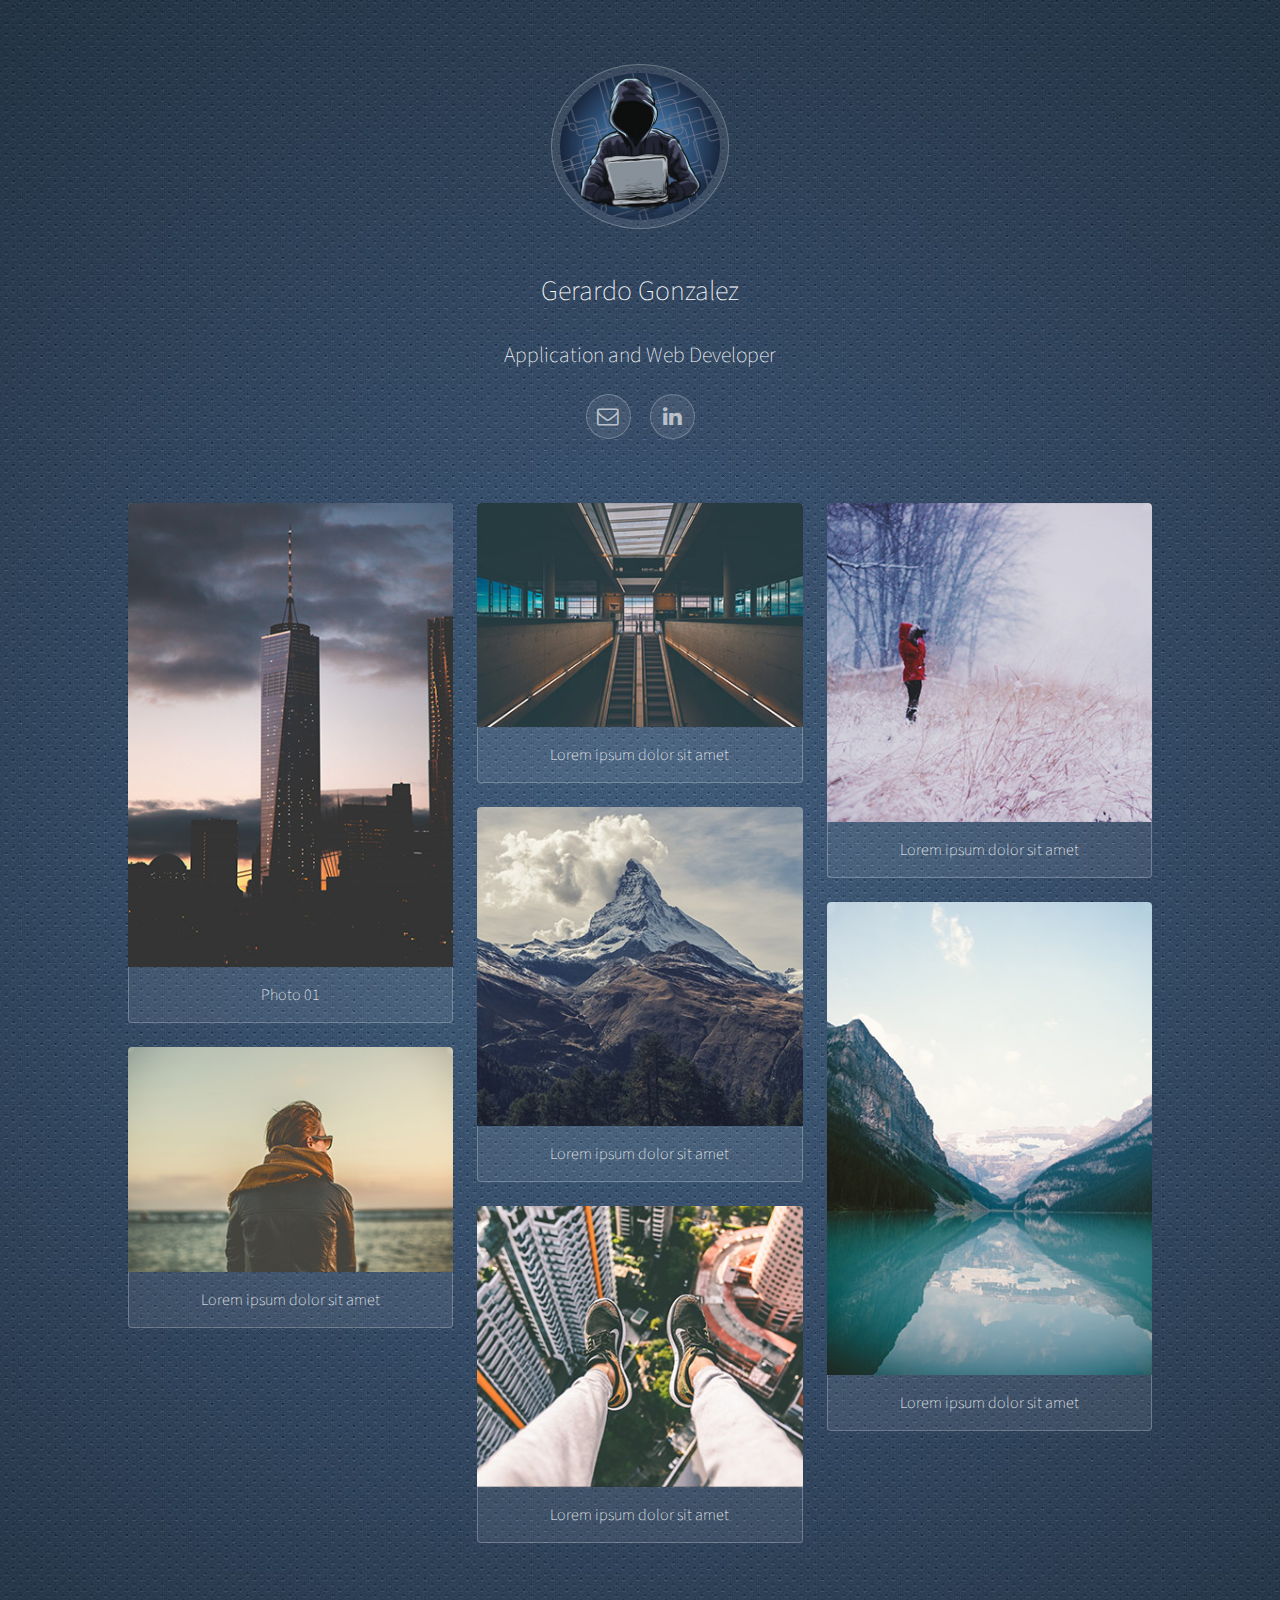
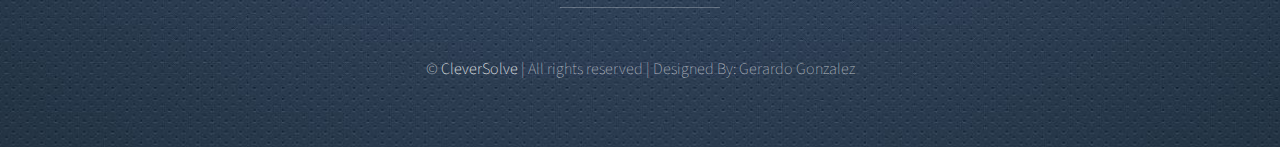
<file: templated-visualize/index.html>
<!DOCTYPE HTML>

<html>

<head>
    <title>Gerardo Gonzalez</title>
    
    <meta charset="utf-8" />
    <meta name="viewport" content="width=device-width, initial-scale=1" />
    <!--Visualize CSS-->
    <link rel="stylesheet" href="assets/css/main.css" />
    
</head>

<body>

    <!-- Wrapper -->
    <div id="wrapper">

        <!-- HEADER START-->
        <header id="header">
            <span class="avatar"><img src="images/avatar.jpg" alt="" /></span>

            <h1><strong>Gerardo Gonzalez</strong></h1>
            <h2>Application and Web Developer</h2>


            <ul class="icons">
<!--                <li><a href="#" class="icon style2 fa-twitter"><span class="label">Twitter</span></a></li>-->
<!--                <li><a href="#" class="icon style2 fa-facebook"><span class="label">Facebook</span></a></li>-->
<!--                <li><a href="#" class="icon style2 fa-instagram"><span class="label">Instagram</span></a></li>-->
<!--                <li><a href="#" class="icon style2 fa-500px"><span class="label">500px</span></a></li>-->
                <li><a href="mailto:gerardo@ggonzalez.org" class="icon style2 fa-envelope-o"><span class="label">Email</span></a></li>
                <li><a href="www.linkedin.com/in/GerardoHGonzalez" class="icon style2 fa-linkedin"></a></li>
            </ul>
        </header>
        <!-- HEADER END-->
        
        <!-- Main -->
        <section id="main">

            <!-- Thumbnails -->
            <section class="thumbnails">
                <div>
                    <a href="images/fulls/01.jpg">
                        <img src="images/thumbs/01.jpg" alt="" />
                        <h3>Photo 01</h3>
                    </a>
                    <a href="images/fulls/02.jpg">
                        <img src="images/thumbs/02.jpg" alt="" />
                        <h3>Lorem ipsum dolor sit amet</h3>
                    </a>
                </div>
                <div>
                    <a href="images/fulls/03.jpg">
                        <img src="images/thumbs/03.jpg" alt="" />
                        <h3>Lorem ipsum dolor sit amet</h3>
                    </a>
                    <a href="images/fulls/04.jpg">
                        <img src="images/thumbs/04.jpg" alt="" />
                        <h3>Lorem ipsum dolor sit amet</h3>
                    </a>
                    <a href="images/fulls/05.jpg">
                        <img src="images/thumbs/05.jpg" alt="" />
                        <h3>Lorem ipsum dolor sit amet</h3>
                    </a>
                </div>
                <div>
                    <a href="images/fulls/06.jpg">
                        <img src="images/thumbs/06.jpg" alt="" />
                        <h3>Lorem ipsum dolor sit amet</h3>
                    </a>
                    <a href="images/fulls/07.jpg">
                        <img src="images/thumbs/07.jpg" alt="" />
                        <h3>Lorem ipsum dolor sit amet</h3>
                    </a>
                </div>
            </section>

        </section>

        <!--FOOTER START-->
        <footer id="footer">
            <p>&copy; <strong>CleverSolve</strong> | All rights reserved | Designed By: Gerardo Gonzalez
        </footer>
        <!--FOOTER END-->

    </div>

    <!-- Scripts -->
    <script src="assets/js/jquery.min.js"></script>
    
    <script src="assets/js/jquery.poptrox.min.js"></script>
    
    <script src="assets/js/skel.min.js"></script>
    
    <script src="assets/js/main.js"></script>

</body>

</html>
</file>
<file: templated-visualize/assets/css/main.css>
@charset "UTF-8";
@import url(font-awesome.min.css);
@import url("http://fonts.googleapis.com/css?family=Source+Sans+Pro:200");

/*
	Visualize by TEMPLATED
	templated.co @templatedco
	Released for free under the Creative Commons Attribution 3.0 license (templated.co/license)
*/

/* Reset */

	html, body, div, span, applet, object, iframe, h1, h2, h3, h4, h5, h6, p, blockquote, pre, a, abbr, acronym, address, big, cite, code, del, dfn, em, img, ins, kbd, q, s, samp, small, strike, strong, sub, sup, tt, var, b, u, i, center, dl, dt, dd, ol, ul, li, fieldset, form, label, legend, table, caption, tbody, tfoot, thead, tr, th, td, article, aside, canvas, details, embed, figure, figcaption, footer, header, hgroup, menu, nav, output, ruby, section, summary, time, mark, audio, video {
		margin: 0;
		padding: 0;
		border: 0;
		font-size: 100%;
		font: inherit;
		vertical-align: baseline;
	}

	article, aside, details, figcaption, figure, footer, header, hgroup, menu, nav, section {
		display: block;
	}

	body {
		line-height: 1;
	}

	ol, ul {
		list-style: none;
	}

	blockquote, q {
		quotes: none;
	}

	blockquote:before, blockquote:after, q:before, q:after {
		content: '';
		content: none;
	}

	table {
		border-collapse: collapse;
		border-spacing: 0;
	}

	body {
		-webkit-text-size-adjust: none;
	}

/* Box Model */

	*, *:before, *:after {
		-moz-box-sizing: border-box;
		-webkit-box-sizing: border-box;
		box-sizing: border-box;
	}

/* Grid */

	.row {
		border-bottom: solid 1px transparent;
		-moz-box-sizing: border-box;
		-webkit-box-sizing: border-box;
		box-sizing: border-box;
	}

	.row > * {
		float: left;
		-moz-box-sizing: border-box;
		-webkit-box-sizing: border-box;
		box-sizing: border-box;
	}

	.row:after, .row:before {
		content: '';
		display: block;
		clear: both;
		height: 0;
	}

	.row.uniform > * > :first-child {
		margin-top: 0;
	}

	.row.uniform > * > :last-child {
		margin-bottom: 0;
	}

	.row.\30 \25 > * {
		padding: 0 0 0 0em;
	}

	.row.\30 \25 {
		margin: 0 0 -1px 0em;
	}

	.row.uniform.\30 \25 > * {
		padding: 0em 0 0 0em;
	}

	.row.uniform.\30 \25 {
		margin: 0em 0 -1px 0em;
	}

	.row > * {
		padding: 0 0 0 2em;
	}

	.row {
		margin: 0 0 -1px -2em;
	}

	.row.uniform > * {
		padding: 2em 0 0 2em;
	}

	.row.uniform {
		margin: -2em 0 -1px -2em;
	}

	.row.\32 00\25 > * {
		padding: 0 0 0 4em;
	}

	.row.\32 00\25 {
		margin: 0 0 -1px -4em;
	}

	.row.uniform.\32 00\25 > * {
		padding: 4em 0 0 4em;
	}

	.row.uniform.\32 00\25 {
		margin: -4em 0 -1px -4em;
	}

	.row.\31 50\25 > * {
		padding: 0 0 0 3em;
	}

	.row.\31 50\25 {
		margin: 0 0 -1px -3em;
	}

	.row.uniform.\31 50\25 > * {
		padding: 3em 0 0 3em;
	}

	.row.uniform.\31 50\25 {
		margin: -3em 0 -1px -3em;
	}

	.row.\35 0\25 > * {
		padding: 0 0 0 1em;
	}

	.row.\35 0\25 {
		margin: 0 0 -1px -1em;
	}

	.row.uniform.\35 0\25 > * {
		padding: 1em 0 0 1em;
	}

	.row.uniform.\35 0\25 {
		margin: -1em 0 -1px -1em;
	}

	.row.\32 5\25 > * {
		padding: 0 0 0 0.5em;
	}

	.row.\32 5\25 {
		margin: 0 0 -1px -0.5em;
	}

	.row.uniform.\32 5\25 > * {
		padding: 0.5em 0 0 0.5em;
	}

	.row.uniform.\32 5\25 {
		margin: -0.5em 0 -1px -0.5em;
	}

	.\31 2u, .\31 2u\24 {
		width: 100%;
		clear: none;
		margin-left: 0;
	}

	.\31 1u, .\31 1u\24 {
		width: 91.6666666667%;
		clear: none;
		margin-left: 0;
	}

	.\31 0u, .\31 0u\24 {
		width: 83.3333333333%;
		clear: none;
		margin-left: 0;
	}

	.\39 u, .\39 u\24 {
		width: 75%;
		clear: none;
		margin-left: 0;
	}

	.\38 u, .\38 u\24 {
		width: 66.6666666667%;
		clear: none;
		margin-left: 0;
	}

	.\37 u, .\37 u\24 {
		width: 58.3333333333%;
		clear: none;
		margin-left: 0;
	}

	.\36 u, .\36 u\24 {
		width: 50%;
		clear: none;
		margin-left: 0;
	}

	.\35 u, .\35 u\24 {
		width: 41.6666666667%;
		clear: none;
		margin-left: 0;
	}

	.\34 u, .\34 u\24 {
		width: 33.3333333333%;
		clear: none;
		margin-left: 0;
	}

	.\33 u, .\33 u\24 {
		width: 25%;
		clear: none;
		margin-left: 0;
	}

	.\32 u, .\32 u\24 {
		width: 16.6666666667%;
		clear: none;
		margin-left: 0;
	}

	.\31 u, .\31 u\24 {
		width: 8.3333333333%;
		clear: none;
		margin-left: 0;
	}

	.\31 2u\24 + *,
	.\31 1u\24 + *,
	.\31 0u\24 + *,
	.\39 u\24 + *,
	.\38 u\24 + *,
	.\37 u\24 + *,
	.\36 u\24 + *,
	.\35 u\24 + *,
	.\34 u\24 + *,
	.\33 u\24 + *,
	.\32 u\24 + *,
	.\31 u\24 + * {
		clear: left;
	}

	.\-11u {
		margin-left: 91.66667%;
	}

	.\-10u {
		margin-left: 83.33333%;
	}

	.\-9u {
		margin-left: 75%;
	}

	.\-8u {
		margin-left: 66.66667%;
	}

	.\-7u {
		margin-left: 58.33333%;
	}

	.\-6u {
		margin-left: 50%;
	}

	.\-5u {
		margin-left: 41.66667%;
	}

	.\-4u {
		margin-left: 33.33333%;
	}

	.\-3u {
		margin-left: 25%;
	}

	.\-2u {
		margin-left: 16.66667%;
	}

	.\-1u {
		margin-left: 8.33333%;
	}

	@media screen and (max-width: 1680px) {

		.row > * {
			padding: 0 0 0 2em;
		}

		.row {
			margin: 0 0 -1px -2em;
		}

		.row.uniform > * {
			padding: 2em 0 0 2em;
		}

		.row.uniform {
			margin: -2em 0 -1px -2em;
		}

		.row.\32 00\25 > * {
			padding: 0 0 0 4em;
		}

		.row.\32 00\25 {
			margin: 0 0 -1px -4em;
		}

		.row.uniform.\32 00\25 > * {
			padding: 4em 0 0 4em;
		}

		.row.uniform.\32 00\25 {
			margin: -4em 0 -1px -4em;
		}

		.row.\31 50\25 > * {
			padding: 0 0 0 3em;
		}

		.row.\31 50\25 {
			margin: 0 0 -1px -3em;
		}

		.row.uniform.\31 50\25 > * {
			padding: 3em 0 0 3em;
		}

		.row.uniform.\31 50\25 {
			margin: -3em 0 -1px -3em;
		}

		.row.\35 0\25 > * {
			padding: 0 0 0 1em;
		}

		.row.\35 0\25 {
			margin: 0 0 -1px -1em;
		}

		.row.uniform.\35 0\25 > * {
			padding: 1em 0 0 1em;
		}

		.row.uniform.\35 0\25 {
			margin: -1em 0 -1px -1em;
		}

		.row.\32 5\25 > * {
			padding: 0 0 0 0.5em;
		}

		.row.\32 5\25 {
			margin: 0 0 -1px -0.5em;
		}

		.row.uniform.\32 5\25 > * {
			padding: 0.5em 0 0 0.5em;
		}

		.row.uniform.\32 5\25 {
			margin: -0.5em 0 -1px -0.5em;
		}

		.\31 2u\28xlarge\29, .\31 2u\24\28xlarge\29 {
			width: 100%;
			clear: none;
			margin-left: 0;
		}

		.\31 1u\28xlarge\29, .\31 1u\24\28xlarge\29 {
			width: 91.6666666667%;
			clear: none;
			margin-left: 0;
		}

		.\31 0u\28xlarge\29, .\31 0u\24\28xlarge\29 {
			width: 83.3333333333%;
			clear: none;
			margin-left: 0;
		}

		.\39 u\28xlarge\29, .\39 u\24\28xlarge\29 {
			width: 75%;
			clear: none;
			margin-left: 0;
		}

		.\38 u\28xlarge\29, .\38 u\24\28xlarge\29 {
			width: 66.6666666667%;
			clear: none;
			margin-left: 0;
		}

		.\37 u\28xlarge\29, .\37 u\24\28xlarge\29 {
			width: 58.3333333333%;
			clear: none;
			margin-left: 0;
		}

		.\36 u\28xlarge\29, .\36 u\24\28xlarge\29 {
			width: 50%;
			clear: none;
			margin-left: 0;
		}

		.\35 u\28xlarge\29, .\35 u\24\28xlarge\29 {
			width: 41.6666666667%;
			clear: none;
			margin-left: 0;
		}

		.\34 u\28xlarge\29, .\34 u\24\28xlarge\29 {
			width: 33.3333333333%;
			clear: none;
			margin-left: 0;
		}

		.\33 u\28xlarge\29, .\33 u\24\28xlarge\29 {
			width: 25%;
			clear: none;
			margin-left: 0;
		}

		.\32 u\28xlarge\29, .\32 u\24\28xlarge\29 {
			width: 16.6666666667%;
			clear: none;
			margin-left: 0;
		}

		.\31 u\28xlarge\29, .\31 u\24\28xlarge\29 {
			width: 8.3333333333%;
			clear: none;
			margin-left: 0;
		}

		.\31 2u\24\28xlarge\29 + *,
		.\31 1u\24\28xlarge\29 + *,
		.\31 0u\24\28xlarge\29 + *,
		.\39 u\24\28xlarge\29 + *,
		.\38 u\24\28xlarge\29 + *,
		.\37 u\24\28xlarge\29 + *,
		.\36 u\24\28xlarge\29 + *,
		.\35 u\24\28xlarge\29 + *,
		.\34 u\24\28xlarge\29 + *,
		.\33 u\24\28xlarge\29 + *,
		.\32 u\24\28xlarge\29 + *,
		.\31 u\24\28xlarge\29 + * {
			clear: left;
		}

		.\-11u\28xlarge\29 {
			margin-left: 91.66667%;
		}

		.\-10u\28xlarge\29 {
			margin-left: 83.33333%;
		}

		.\-9u\28xlarge\29 {
			margin-left: 75%;
		}

		.\-8u\28xlarge\29 {
			margin-left: 66.66667%;
		}

		.\-7u\28xlarge\29 {
			margin-left: 58.33333%;
		}

		.\-6u\28xlarge\29 {
			margin-left: 50%;
		}

		.\-5u\28xlarge\29 {
			margin-left: 41.66667%;
		}

		.\-4u\28xlarge\29 {
			margin-left: 33.33333%;
		}

		.\-3u\28xlarge\29 {
			margin-left: 25%;
		}

		.\-2u\28xlarge\29 {
			margin-left: 16.66667%;
		}

		.\-1u\28xlarge\29 {
			margin-left: 8.33333%;
		}

	}

	@media screen and (max-width: 1280px) {

		.row > * {
			padding: 0 0 0 2em;
		}

		.row {
			margin: 0 0 -1px -2em;
		}

		.row.uniform > * {
			padding: 2em 0 0 2em;
		}

		.row.uniform {
			margin: -2em 0 -1px -2em;
		}

		.row.\32 00\25 > * {
			padding: 0 0 0 4em;
		}

		.row.\32 00\25 {
			margin: 0 0 -1px -4em;
		}

		.row.uniform.\32 00\25 > * {
			padding: 4em 0 0 4em;
		}

		.row.uniform.\32 00\25 {
			margin: -4em 0 -1px -4em;
		}

		.row.\31 50\25 > * {
			padding: 0 0 0 3em;
		}

		.row.\31 50\25 {
			margin: 0 0 -1px -3em;
		}

		.row.uniform.\31 50\25 > * {
			padding: 3em 0 0 3em;
		}

		.row.uniform.\31 50\25 {
			margin: -3em 0 -1px -3em;
		}

		.row.\35 0\25 > * {
			padding: 0 0 0 1em;
		}

		.row.\35 0\25 {
			margin: 0 0 -1px -1em;
		}

		.row.uniform.\35 0\25 > * {
			padding: 1em 0 0 1em;
		}

		.row.uniform.\35 0\25 {
			margin: -1em 0 -1px -1em;
		}

		.row.\32 5\25 > * {
			padding: 0 0 0 0.5em;
		}

		.row.\32 5\25 {
			margin: 0 0 -1px -0.5em;
		}

		.row.uniform.\32 5\25 > * {
			padding: 0.5em 0 0 0.5em;
		}

		.row.uniform.\32 5\25 {
			margin: -0.5em 0 -1px -0.5em;
		}

		.\31 2u\28large\29, .\31 2u\24\28large\29 {
			width: 100%;
			clear: none;
			margin-left: 0;
		}

		.\31 1u\28large\29, .\31 1u\24\28large\29 {
			width: 91.6666666667%;
			clear: none;
			margin-left: 0;
		}

		.\31 0u\28large\29, .\31 0u\24\28large\29 {
			width: 83.3333333333%;
			clear: none;
			margin-left: 0;
		}

		.\39 u\28large\29, .\39 u\24\28large\29 {
			width: 75%;
			clear: none;
			margin-left: 0;
		}

		.\38 u\28large\29, .\38 u\24\28large\29 {
			width: 66.6666666667%;
			clear: none;
			margin-left: 0;
		}

		.\37 u\28large\29, .\37 u\24\28large\29 {
			width: 58.3333333333%;
			clear: none;
			margin-left: 0;
		}

		.\36 u\28large\29, .\36 u\24\28large\29 {
			width: 50%;
			clear: none;
			margin-left: 0;
		}

		.\35 u\28large\29, .\35 u\24\28large\29 {
			width: 41.6666666667%;
			clear: none;
			margin-left: 0;
		}

		.\34 u\28large\29, .\34 u\24\28large\29 {
			width: 33.3333333333%;
			clear: none;
			margin-left: 0;
		}

		.\33 u\28large\29, .\33 u\24\28large\29 {
			width: 25%;
			clear: none;
			margin-left: 0;
		}

		.\32 u\28large\29, .\32 u\24\28large\29 {
			width: 16.6666666667%;
			clear: none;
			margin-left: 0;
		}

		.\31 u\28large\29, .\31 u\24\28large\29 {
			width: 8.3333333333%;
			clear: none;
			margin-left: 0;
		}

		.\31 2u\24\28large\29 + *,
		.\31 1u\24\28large\29 + *,
		.\31 0u\24\28large\29 + *,
		.\39 u\24\28large\29 + *,
		.\38 u\24\28large\29 + *,
		.\37 u\24\28large\29 + *,
		.\36 u\24\28large\29 + *,
		.\35 u\24\28large\29 + *,
		.\34 u\24\28large\29 + *,
		.\33 u\24\28large\29 + *,
		.\32 u\24\28large\29 + *,
		.\31 u\24\28large\29 + * {
			clear: left;
		}

		.\-11u\28large\29 {
			margin-left: 91.66667%;
		}

		.\-10u\28large\29 {
			margin-left: 83.33333%;
		}

		.\-9u\28large\29 {
			margin-left: 75%;
		}

		.\-8u\28large\29 {
			margin-left: 66.66667%;
		}

		.\-7u\28large\29 {
			margin-left: 58.33333%;
		}

		.\-6u\28large\29 {
			margin-left: 50%;
		}

		.\-5u\28large\29 {
			margin-left: 41.66667%;
		}

		.\-4u\28large\29 {
			margin-left: 33.33333%;
		}

		.\-3u\28large\29 {
			margin-left: 25%;
		}

		.\-2u\28large\29 {
			margin-left: 16.66667%;
		}

		.\-1u\28large\29 {
			margin-left: 8.33333%;
		}

	}

	@media screen and (max-width: 980px) {

		.row > * {
			padding: 0 0 0 2em;
		}

		.row {
			margin: 0 0 -1px -2em;
		}

		.row.uniform > * {
			padding: 2em 0 0 2em;
		}

		.row.uniform {
			margin: -2em 0 -1px -2em;
		}

		.row.\32 00\25 > * {
			padding: 0 0 0 4em;
		}

		.row.\32 00\25 {
			margin: 0 0 -1px -4em;
		}

		.row.uniform.\32 00\25 > * {
			padding: 4em 0 0 4em;
		}

		.row.uniform.\32 00\25 {
			margin: -4em 0 -1px -4em;
		}

		.row.\31 50\25 > * {
			padding: 0 0 0 3em;
		}

		.row.\31 50\25 {
			margin: 0 0 -1px -3em;
		}

		.row.uniform.\31 50\25 > * {
			padding: 3em 0 0 3em;
		}

		.row.uniform.\31 50\25 {
			margin: -3em 0 -1px -3em;
		}

		.row.\35 0\25 > * {
			padding: 0 0 0 1em;
		}

		.row.\35 0\25 {
			margin: 0 0 -1px -1em;
		}

		.row.uniform.\35 0\25 > * {
			padding: 1em 0 0 1em;
		}

		.row.uniform.\35 0\25 {
			margin: -1em 0 -1px -1em;
		}

		.row.\32 5\25 > * {
			padding: 0 0 0 0.5em;
		}

		.row.\32 5\25 {
			margin: 0 0 -1px -0.5em;
		}

		.row.uniform.\32 5\25 > * {
			padding: 0.5em 0 0 0.5em;
		}

		.row.uniform.\32 5\25 {
			margin: -0.5em 0 -1px -0.5em;
		}

		.\31 2u\28medium\29, .\31 2u\24\28medium\29 {
			width: 100%;
			clear: none;
			margin-left: 0;
		}

		.\31 1u\28medium\29, .\31 1u\24\28medium\29 {
			width: 91.6666666667%;
			clear: none;
			margin-left: 0;
		}

		.\31 0u\28medium\29, .\31 0u\24\28medium\29 {
			width: 83.3333333333%;
			clear: none;
			margin-left: 0;
		}

		.\39 u\28medium\29, .\39 u\24\28medium\29 {
			width: 75%;
			clear: none;
			margin-left: 0;
		}

		.\38 u\28medium\29, .\38 u\24\28medium\29 {
			width: 66.6666666667%;
			clear: none;
			margin-left: 0;
		}

		.\37 u\28medium\29, .\37 u\24\28medium\29 {
			width: 58.3333333333%;
			clear: none;
			margin-left: 0;
		}

		.\36 u\28medium\29, .\36 u\24\28medium\29 {
			width: 50%;
			clear: none;
			margin-left: 0;
		}

		.\35 u\28medium\29, .\35 u\24\28medium\29 {
			width: 41.6666666667%;
			clear: none;
			margin-left: 0;
		}

		.\34 u\28medium\29, .\34 u\24\28medium\29 {
			width: 33.3333333333%;
			clear: none;
			margin-left: 0;
		}

		.\33 u\28medium\29, .\33 u\24\28medium\29 {
			width: 25%;
			clear: none;
			margin-left: 0;
		}

		.\32 u\28medium\29, .\32 u\24\28medium\29 {
			width: 16.6666666667%;
			clear: none;
			margin-left: 0;
		}

		.\31 u\28medium\29, .\31 u\24\28medium\29 {
			width: 8.3333333333%;
			clear: none;
			margin-left: 0;
		}

		.\31 2u\24\28medium\29 + *,
		.\31 1u\24\28medium\29 + *,
		.\31 0u\24\28medium\29 + *,
		.\39 u\24\28medium\29 + *,
		.\38 u\24\28medium\29 + *,
		.\37 u\24\28medium\29 + *,
		.\36 u\24\28medium\29 + *,
		.\35 u\24\28medium\29 + *,
		.\34 u\24\28medium\29 + *,
		.\33 u\24\28medium\29 + *,
		.\32 u\24\28medium\29 + *,
		.\31 u\24\28medium\29 + * {
			clear: left;
		}

		.\-11u\28medium\29 {
			margin-left: 91.66667%;
		}

		.\-10u\28medium\29 {
			margin-left: 83.33333%;
		}

		.\-9u\28medium\29 {
			margin-left: 75%;
		}

		.\-8u\28medium\29 {
			margin-left: 66.66667%;
		}

		.\-7u\28medium\29 {
			margin-left: 58.33333%;
		}

		.\-6u\28medium\29 {
			margin-left: 50%;
		}

		.\-5u\28medium\29 {
			margin-left: 41.66667%;
		}

		.\-4u\28medium\29 {
			margin-left: 33.33333%;
		}

		.\-3u\28medium\29 {
			margin-left: 25%;
		}

		.\-2u\28medium\29 {
			margin-left: 16.66667%;
		}

		.\-1u\28medium\29 {
			margin-left: 8.33333%;
		}

	}

	@media screen and (max-width: 736px) {

		.row > * {
			padding: 0 0 0 2em;
		}

		.row {
			margin: 0 0 -1px -2em;
		}

		.row.uniform > * {
			padding: 2em 0 0 2em;
		}

		.row.uniform {
			margin: -2em 0 -1px -2em;
		}

		.row.\32 00\25 > * {
			padding: 0 0 0 4em;
		}

		.row.\32 00\25 {
			margin: 0 0 -1px -4em;
		}

		.row.uniform.\32 00\25 > * {
			padding: 4em 0 0 4em;
		}

		.row.uniform.\32 00\25 {
			margin: -4em 0 -1px -4em;
		}

		.row.\31 50\25 > * {
			padding: 0 0 0 3em;
		}

		.row.\31 50\25 {
			margin: 0 0 -1px -3em;
		}

		.row.uniform.\31 50\25 > * {
			padding: 3em 0 0 3em;
		}

		.row.uniform.\31 50\25 {
			margin: -3em 0 -1px -3em;
		}

		.row.\35 0\25 > * {
			padding: 0 0 0 1em;
		}

		.row.\35 0\25 {
			margin: 0 0 -1px -1em;
		}

		.row.uniform.\35 0\25 > * {
			padding: 1em 0 0 1em;
		}

		.row.uniform.\35 0\25 {
			margin: -1em 0 -1px -1em;
		}

		.row.\32 5\25 > * {
			padding: 0 0 0 0.5em;
		}

		.row.\32 5\25 {
			margin: 0 0 -1px -0.5em;
		}

		.row.uniform.\32 5\25 > * {
			padding: 0.5em 0 0 0.5em;
		}

		.row.uniform.\32 5\25 {
			margin: -0.5em 0 -1px -0.5em;
		}

		.\31 2u\28small\29, .\31 2u\24\28small\29 {
			width: 100%;
			clear: none;
			margin-left: 0;
		}

		.\31 1u\28small\29, .\31 1u\24\28small\29 {
			width: 91.6666666667%;
			clear: none;
			margin-left: 0;
		}

		.\31 0u\28small\29, .\31 0u\24\28small\29 {
			width: 83.3333333333%;
			clear: none;
			margin-left: 0;
		}

		.\39 u\28small\29, .\39 u\24\28small\29 {
			width: 75%;
			clear: none;
			margin-left: 0;
		}

		.\38 u\28small\29, .\38 u\24\28small\29 {
			width: 66.6666666667%;
			clear: none;
			margin-left: 0;
		}

		.\37 u\28small\29, .\37 u\24\28small\29 {
			width: 58.3333333333%;
			clear: none;
			margin-left: 0;
		}

		.\36 u\28small\29, .\36 u\24\28small\29 {
			width: 50%;
			clear: none;
			margin-left: 0;
		}

		.\35 u\28small\29, .\35 u\24\28small\29 {
			width: 41.6666666667%;
			clear: none;
			margin-left: 0;
		}

		.\34 u\28small\29, .\34 u\24\28small\29 {
			width: 33.3333333333%;
			clear: none;
			margin-left: 0;
		}

		.\33 u\28small\29, .\33 u\24\28small\29 {
			width: 25%;
			clear: none;
			margin-left: 0;
		}

		.\32 u\28small\29, .\32 u\24\28small\29 {
			width: 16.6666666667%;
			clear: none;
			margin-left: 0;
		}

		.\31 u\28small\29, .\31 u\24\28small\29 {
			width: 8.3333333333%;
			clear: none;
			margin-left: 0;
		}

		.\31 2u\24\28small\29 + *,
		.\31 1u\24\28small\29 + *,
		.\31 0u\24\28small\29 + *,
		.\39 u\24\28small\29 + *,
		.\38 u\24\28small\29 + *,
		.\37 u\24\28small\29 + *,
		.\36 u\24\28small\29 + *,
		.\35 u\24\28small\29 + *,
		.\34 u\24\28small\29 + *,
		.\33 u\24\28small\29 + *,
		.\32 u\24\28small\29 + *,
		.\31 u\24\28small\29 + * {
			clear: left;
		}

		.\-11u\28small\29 {
			margin-left: 91.66667%;
		}

		.\-10u\28small\29 {
			margin-left: 83.33333%;
		}

		.\-9u\28small\29 {
			margin-left: 75%;
		}

		.\-8u\28small\29 {
			margin-left: 66.66667%;
		}

		.\-7u\28small\29 {
			margin-left: 58.33333%;
		}

		.\-6u\28small\29 {
			margin-left: 50%;
		}

		.\-5u\28small\29 {
			margin-left: 41.66667%;
		}

		.\-4u\28small\29 {
			margin-left: 33.33333%;
		}

		.\-3u\28small\29 {
			margin-left: 25%;
		}

		.\-2u\28small\29 {
			margin-left: 16.66667%;
		}

		.\-1u\28small\29 {
			margin-left: 8.33333%;
		}

	}

	@media screen and (max-width: 480px) {

		.row > * {
			padding: 0 0 0 2em;
		}

		.row {
			margin: 0 0 -1px -2em;
		}

		.row.uniform > * {
			padding: 2em 0 0 2em;
		}

		.row.uniform {
			margin: -2em 0 -1px -2em;
		}

		.row.\32 00\25 > * {
			padding: 0 0 0 4em;
		}

		.row.\32 00\25 {
			margin: 0 0 -1px -4em;
		}

		.row.uniform.\32 00\25 > * {
			padding: 4em 0 0 4em;
		}

		.row.uniform.\32 00\25 {
			margin: -4em 0 -1px -4em;
		}

		.row.\31 50\25 > * {
			padding: 0 0 0 3em;
		}

		.row.\31 50\25 {
			margin: 0 0 -1px -3em;
		}

		.row.uniform.\31 50\25 > * {
			padding: 3em 0 0 3em;
		}

		.row.uniform.\31 50\25 {
			margin: -3em 0 -1px -3em;
		}

		.row.\35 0\25 > * {
			padding: 0 0 0 1em;
		}

		.row.\35 0\25 {
			margin: 0 0 -1px -1em;
		}

		.row.uniform.\35 0\25 > * {
			padding: 1em 0 0 1em;
		}

		.row.uniform.\35 0\25 {
			margin: -1em 0 -1px -1em;
		}

		.row.\32 5\25 > * {
			padding: 0 0 0 0.5em;
		}

		.row.\32 5\25 {
			margin: 0 0 -1px -0.5em;
		}

		.row.uniform.\32 5\25 > * {
			padding: 0.5em 0 0 0.5em;
		}

		.row.uniform.\32 5\25 {
			margin: -0.5em 0 -1px -0.5em;
		}

		.\31 2u\28xsmall\29, .\31 2u\24\28xsmall\29 {
			width: 100%;
			clear: none;
			margin-left: 0;
		}

		.\31 1u\28xsmall\29, .\31 1u\24\28xsmall\29 {
			width: 91.6666666667%;
			clear: none;
			margin-left: 0;
		}

		.\31 0u\28xsmall\29, .\31 0u\24\28xsmall\29 {
			width: 83.3333333333%;
			clear: none;
			margin-left: 0;
		}

		.\39 u\28xsmall\29, .\39 u\24\28xsmall\29 {
			width: 75%;
			clear: none;
			margin-left: 0;
		}

		.\38 u\28xsmall\29, .\38 u\24\28xsmall\29 {
			width: 66.6666666667%;
			clear: none;
			margin-left: 0;
		}

		.\37 u\28xsmall\29, .\37 u\24\28xsmall\29 {
			width: 58.3333333333%;
			clear: none;
			margin-left: 0;
		}

		.\36 u\28xsmall\29, .\36 u\24\28xsmall\29 {
			width: 50%;
			clear: none;
			margin-left: 0;
		}

		.\35 u\28xsmall\29, .\35 u\24\28xsmall\29 {
			width: 41.6666666667%;
			clear: none;
			margin-left: 0;
		}

		.\34 u\28xsmall\29, .\34 u\24\28xsmall\29 {
			width: 33.3333333333%;
			clear: none;
			margin-left: 0;
		}

		.\33 u\28xsmall\29, .\33 u\24\28xsmall\29 {
			width: 25%;
			clear: none;
			margin-left: 0;
		}

		.\32 u\28xsmall\29, .\32 u\24\28xsmall\29 {
			width: 16.6666666667%;
			clear: none;
			margin-left: 0;
		}

		.\31 u\28xsmall\29, .\31 u\24\28xsmall\29 {
			width: 8.3333333333%;
			clear: none;
			margin-left: 0;
		}

		.\31 2u\24\28xsmall\29 + *,
		.\31 1u\24\28xsmall\29 + *,
		.\31 0u\24\28xsmall\29 + *,
		.\39 u\24\28xsmall\29 + *,
		.\38 u\24\28xsmall\29 + *,
		.\37 u\24\28xsmall\29 + *,
		.\36 u\24\28xsmall\29 + *,
		.\35 u\24\28xsmall\29 + *,
		.\34 u\24\28xsmall\29 + *,
		.\33 u\24\28xsmall\29 + *,
		.\32 u\24\28xsmall\29 + *,
		.\31 u\24\28xsmall\29 + * {
			clear: left;
		}

		.\-11u\28xsmall\29 {
			margin-left: 91.66667%;
		}

		.\-10u\28xsmall\29 {
			margin-left: 83.33333%;
		}

		.\-9u\28xsmall\29 {
			margin-left: 75%;
		}

		.\-8u\28xsmall\29 {
			margin-left: 66.66667%;
		}

		.\-7u\28xsmall\29 {
			margin-left: 58.33333%;
		}

		.\-6u\28xsmall\29 {
			margin-left: 50%;
		}

		.\-5u\28xsmall\29 {
			margin-left: 41.66667%;
		}

		.\-4u\28xsmall\29 {
			margin-left: 33.33333%;
		}

		.\-3u\28xsmall\29 {
			margin-left: 25%;
		}

		.\-2u\28xsmall\29 {
			margin-left: 16.66667%;
		}

		.\-1u\28xsmall\29 {
			margin-left: 8.33333%;
		}

	}

/* Basic */

	@-ms-viewport {
		width: device-width;
	}

	body {
		-ms-overflow-style: scrollbar;
	}

	@media screen and (max-width: 480px) {

		html, body {
			min-width: 320px;
		}

	}

	body {
		background-color: #000;
		background-image: url("../../images/bg.jpg");
		background-size: cover;
		background-position: top center;
	}

		body.is-loading *, body.is-loading *:before, body.is-loading *:after {
			-moz-animation: none !important;
			-webkit-animation: none !important;
			-ms-animation: none !important;
			animation: none !important;
			-moz-transition: none !important;
			-webkit-transition: none !important;
			-ms-transition: none !important;
			transition: none !important;
		}

/* Type */

	body, input, select, textarea {
		color: rgba(255, 255, 255, 0.65);
		font-family: "Source Sans Pro", Helvetica, sans-serif;
		font-size: 13pt;
		font-weight: 200;
		line-height: 1.65;
	}

		@media screen and (max-width: 1280px) {

			body, input, select, textarea {
				font-size: 12pt;
			}

		}

	a {
		color: inherit;
		text-decoration: none;
		border-bottom: dotted 1px rgba(255, 255, 255, 0.35);
		-moz-transition: border-bottom-color 0.2s ease-in-out, color 0.2s ease-in-out;
		-webkit-transition: border-bottom-color 0.2s ease-in-out, color 0.2s ease-in-out;
		-ms-transition: border-bottom-color 0.2s ease-in-out, color 0.2s ease-in-out;
		transition: border-bottom-color 0.2s ease-in-out, color 0.2s ease-in-out;
	}

		a:hover {
			color: #ffffff;
			border-bottom-color: transparent;
		}

	strong, b {
		color: #ffffff;
		font-weight: 200;
	}

	em, i {
		font-style: italic;
	}

	p {
		margin: 0 0 2em 0;
	}

	h1, h2, h3, h4, h5, h6 {
		color: #ffffff;
		font-weight: 200;
		line-height: 1.5;
		margin: 0 0 1em 0;
	}

		h1 a, h2 a, h3 a, h4 a, h5 a, h6 a {
			color: inherit;
			text-decoration: none;
		}

		@media screen and (max-width: 980px) {

			h1 br, h2 br, h3 br, h4 br, h5 br, h6 br {
				display: none;
			}

		}

	h1 {
		font-size: 1.75em;
	}

		@media screen and (max-width: 980px) {

			h1 {
				font-size: 1.5em;
			}

		}

		@media screen and (max-width: 736px) {

			h1 {
				font-size: 1.25em;
			}

		}

	h2 {
		font-size: 1.35em;
	}

		@media screen and (max-width: 736px) {

			h2 {
				font-size: 1em;
			}

		}

	h3 {
		font-size: 1em;
	}

	h4 {
		font-size: 1em;
	}

	h5 {
		font-size: 0.9em;
	}

	h6 {
		font-size: 0.7em;
	}

	sub {
		font-size: 0.8em;
		position: relative;
		top: 0.5em;
	}

	sup {
		font-size: 0.8em;
		position: relative;
		top: -0.5em;
	}

	blockquote {
		border-left: solid 4px rgba(255, 255, 255, 0.25);
		font-style: italic;
		margin: 0 0 2em 0;
		padding: 0.5em 0 0.5em 2em;
	}

	code {
		background: rgba(255, 255, 255, 0.075);
		border-radius: 4px;
		border: solid 1px rgba(255, 255, 255, 0.25);
		font-family: "Courier New", monospace;
		font-size: 0.9em;
		margin: 0 0.25em;
		padding: 0.25em 0.65em;
	}

	pre {
		-webkit-overflow-scrolling: touch;
		font-family: "Courier New", monospace;
		font-size: 0.9em;
		margin: 0 0 2em 0;
	}

		pre code {
			display: block;
			line-height: 1.75;
			padding: 1em 1.5em;
			overflow-x: auto;
		}

	hr {
		border: 0;
		border-bottom: solid 1px rgba(255, 255, 255, 0.25);
		margin: 2em 0;
	}

		hr.major {
			margin: 3em 0;
		}

	.align-left {
		text-align: left;
	}

	.align-center {
		text-align: center;
	}

	.align-right {
		text-align: right;
	}

/* Section/Article */

	section.special, article.special {
		text-align: center;
	}

	header p {
		color: rgba(255, 255, 255, 0.35);
		position: relative;
		margin: 0 0 1.5em 0;
	}

	header h2 + p {
		font-size: 1.25em;
		margin-top: -1em;
	}

	header h3 + p {
		font-size: 1.1em;
		margin-top: -0.8em;
	}

	header h4 + p,
	header h5 + p,
	header h6 + p {
		font-size: 0.9em;
		margin-top: -0.6em;
	}

/* Form */

	form {
		margin: 0 0 2em 0;
	}

	label {
		color: #ffffff;
		display: block;
		font-size: 0.9em;
		font-weight: 200;
		margin: 0 0 1em 0;
	}

	input[type="text"],
	input[type="password"],
	input[type="email"],
	input[type="tel"],
	select,
	textarea {
		-moz-appearance: none;
		-webkit-appearance: none;
		-ms-appearance: none;
		appearance: none;
		background: rgba(255, 255, 255, 0.075);
		border-radius: 4px;
		border: none;
		border: solid 1px rgba(255, 255, 255, 0.25);
		color: inherit;
		display: block;
		outline: 0;
		padding: 0 1em;
		text-decoration: none;
		width: 100%;
	}

		input[type="text"]:invalid,
		input[type="password"]:invalid,
		input[type="email"]:invalid,
		input[type="tel"]:invalid,
		select:invalid,
		textarea:invalid {
			box-shadow: none;
		}

		input[type="text"]:focus,
		input[type="password"]:focus,
		input[type="email"]:focus,
		input[type="tel"]:focus,
		select:focus,
		textarea:focus {
			border-color: #FF6382;
			box-shadow: 0 0 0 1px #FF6382;
		}

	.select-wrapper {
		text-decoration: none;
		display: block;
		position: relative;
	}

		.select-wrapper:before {
			content: "";
			-moz-osx-font-smoothing: grayscale;
			-webkit-font-smoothing: antialiased;
			font-family: FontAwesome;
			font-style: normal;
			font-weight: normal;
			text-transform: none !important;
		}

		.select-wrapper:before {
			color: rgba(255, 255, 255, 0.25);
			display: block;
			height: 2.75em;
			line-height: 2.75em;
			pointer-events: none;
			position: absolute;
			right: 0;
			text-align: center;
			top: 0;
			width: 2.75em;
		}

		.select-wrapper select::-ms-expand {
			display: none;
		}

	input[type="text"],
	input[type="password"],
	input[type="email"],
	select {
		height: 2.75em;
	}

	textarea {
		padding: 0.75em 1em;
	}

	input[type="checkbox"],
	input[type="radio"] {
		-moz-appearance: none;
		-webkit-appearance: none;
		-ms-appearance: none;
		appearance: none;
		display: block;
		float: left;
		margin-right: -2em;
		opacity: 0;
		width: 1em;
		z-index: -1;
	}

		input[type="checkbox"] + label,
		input[type="radio"] + label {
			text-decoration: none;
			color: rgba(255, 255, 255, 0.65);
			cursor: pointer;
			display: inline-block;
			font-size: 1em;
			font-weight: 200;
			padding-left: 2.4em;
			padding-right: 0.75em;
			position: relative;
		}

			input[type="checkbox"] + label:before,
			input[type="radio"] + label:before {
				-moz-osx-font-smoothing: grayscale;
				-webkit-font-smoothing: antialiased;
				font-family: FontAwesome;
				font-style: normal;
				font-weight: normal;
				text-transform: none !important;
			}

			input[type="checkbox"] + label:before,
			input[type="radio"] + label:before {
				background: rgba(255, 255, 255, 0.075);
				border-radius: 4px;
				border: solid 1px rgba(255, 255, 255, 0.25);
				content: '';
				display: inline-block;
				height: 1.65em;
				left: 0;
				line-height: 1.58125em;
				position: absolute;
				text-align: center;
				top: 0;
				width: 1.65em;
			}

		input[type="checkbox"]:checked + label:before,
		input[type="radio"]:checked + label:before {
			background: #FF6382;
			border-color: #FF6382;
			color: #ffffff;
			content: '\f00c';
		}

		input[type="checkbox"]:focus + label:before,
		input[type="radio"]:focus + label:before {
			border-color: #FF6382;
			box-shadow: 0 0 0 1px #FF6382;
		}

	input[type="checkbox"] + label:before {
		border-radius: 4px;
	}

	input[type="radio"] + label:before {
		border-radius: 100%;
	}

	::-webkit-input-placeholder {
		color: rgba(255, 255, 255, 0.35) !important;
		opacity: 1.0;
	}

	:-moz-placeholder {
		color: rgba(255, 255, 255, 0.35) !important;
		opacity: 1.0;
	}

	::-moz-placeholder {
		color: rgba(255, 255, 255, 0.35) !important;
		opacity: 1.0;
	}

	:-ms-input-placeholder {
		color: rgba(255, 255, 255, 0.35) !important;
		opacity: 1.0;
	}

	.formerize-placeholder {
		color: rgba(255, 255, 255, 0.35) !important;
		opacity: 1.0;
	}

/* Box */

	.box {
		border-radius: 4px;
		border: solid 1px rgba(255, 255, 255, 0.25);
		margin-bottom: 2em;
		padding: 1.5em;
	}

		.box > :last-child,
		.box > :last-child > :last-child,
		.box > :last-child > :last-child > :last-child {
			margin-bottom: 0;
		}

		.box.alt {
			border: 0;
			border-radius: 0;
			padding: 0;
		}

/* Icon */

	.icon {
		text-decoration: none;
		border-bottom: none;
		position: relative;
	}

		.icon:before {
			-moz-osx-font-smoothing: grayscale;
			-webkit-font-smoothing: antialiased;
			font-family: FontAwesome;
			font-style: normal;
			font-weight: normal;
			text-transform: none !important;
		}

		.icon > .label {
			display: none;
		}

		.icon.style2 {
			-moz-transition: all 0.2s ease;
			-webkit-transition: all 0.2s ease;
			-ms-transition: all 0.2s ease;
			transition: all 0.2s ease;
			border-radius: 100%;
			display: inline-block;
			padding: 0.5em;
			border: solid 1px rgba(255, 255, 255, 0.25);
			background-color: rgba(255, 255, 255, 0.075);
		}

			.icon.style2:before {
				display: block;
				width: 1.25em;
				height: 1.25em;
				line-height: 1.25em;
				font-size: 1.35em;
			}

			.icon.style2:hover {
				background-color: rgba(255, 255, 255, 0.25);
			}

			@media screen and (max-width: 736px) {

				.icon.style2:before {
					font-size: 1em;
				}

			}

/* Image */

	.image {
		border-radius: 4px;
		border: 0;
		display: inline-block;
		position: relative;
	}

		.image img {
			border-radius: 4px;
			display: block;
		}

		.image.left, .image.right {
			max-width: 40%;
		}

			.image.left img, .image.right img {
				width: 100%;
			}

		.image.left {
			float: left;
			padding: 0 1.5em 1em 0;
			top: 0.25em;
		}

		.image.right {
			float: right;
			padding: 0 0 1em 1.5em;
			top: 0.25em;
		}

		.image.fit {
			display: block;
			margin: 0 0 2em 0;
			width: 100%;
		}

			.image.fit img {
				width: 100%;
			}

		.image.main {
			display: block;
			margin: 0 0 3em 0;
			width: 100%;
		}

			.image.main img {
				width: 100%;
			}

/* List */

	ol {
		list-style: decimal;
		margin: 0 0 2em 0;
		padding-left: 1.25em;
	}

		ol li {
			padding-left: 0.25em;
		}

	ul {
		list-style: disc;
		margin: 0 0 2em 0;
		padding-left: 1em;
	}

		ul li {
			padding-left: 0.5em;
		}

		ul.alt {
			list-style: none;
			padding-left: 0;
		}

			ul.alt li {
				border-top: solid 1px rgba(255, 255, 255, 0.25);
				padding: 0.5em 0;
			}

				ul.alt li:first-child {
					border-top: 0;
					padding-top: 0;
				}

		ul.icons {
			cursor: default;
			list-style: none;
			padding-left: 0;
		}

			ul.icons li {
				display: inline-block;
				padding: 0 1em 0 0;
			}

				ul.icons li:last-child {
					padding-right: 0;
				}

		ul.actions {
			cursor: default;
			list-style: none;
			padding-left: 0;
		}

			ul.actions li {
				display: inline-block;
				padding: 0 1em 0 0;
				vertical-align: middle;
			}

				ul.actions li:last-child {
					padding-right: 0;
				}

			ul.actions.small li {
				padding: 0 0.5em 0 0;
			}

			ul.actions.vertical li {
				display: block;
				padding: 1em 0 0 0;
			}

				ul.actions.vertical li:first-child {
					padding-top: 0;
				}

				ul.actions.vertical li > * {
					margin-bottom: 0;
				}

			ul.actions.vertical.small li {
				padding: 0.5em 0 0 0;
			}

				ul.actions.vertical.small li:first-child {
					padding-top: 0;
				}

			ul.actions.fit {
				display: table;
				margin-left: -1em;
				padding: 0;
				table-layout: fixed;
				width: calc(100% + 1em);
			}

				ul.actions.fit li {
					display: table-cell;
					padding: 0 0 0 1em;
				}

					ul.actions.fit li > * {
						margin-bottom: 0;
					}

				ul.actions.fit.small {
					margin-left: -0.5em;
					width: calc(100% + 0.5em);
				}

					ul.actions.fit.small li {
						padding: 0 0 0 0.5em;
					}

			@media screen and (max-width: 480px) {

				ul.actions {
					margin: 0 0 2em 0;
				}

					ul.actions li {
						padding: 1em 0 0 0;
						display: block;
						text-align: center;
						width: 100%;
					}

						ul.actions li:first-child {
							padding-top: 0;
						}

						ul.actions li > * {
							width: 100%;
							margin: 0 !important;
						}

							ul.actions li > *.icon:before {
								margin-left: -2em;
							}

					ul.actions.small li {
						padding: 0.5em 0 0 0;
					}

						ul.actions.small li:first-child {
							padding-top: 0;
						}

			}

	dl {
		margin: 0 0 2em 0;
	}

		dl dt {
			display: block;
			font-weight: 200;
			margin: 0 0 1em 0;
		}

		dl dd {
			margin-left: 2em;
		}

/* Table */

	.table-wrapper {
		-webkit-overflow-scrolling: touch;
		overflow-x: auto;
	}

	table {
		margin: 0 0 2em 0;
		width: 100%;
	}

		table tbody tr {
			border: solid 1px rgba(255, 255, 255, 0.25);
			border-left: 0;
			border-right: 0;
		}

			table tbody tr:nth-child(2n + 1) {
				background-color: rgba(255, 255, 255, 0.075);
			}

		table td {
			padding: 0.75em 0.75em;
		}

		table th {
			color: #ffffff;
			font-size: 0.9em;
			font-weight: 200;
			padding: 0 0.75em 0.75em 0.75em;
			text-align: left;
		}

		table thead {
			border-bottom: solid 2px rgba(255, 255, 255, 0.25);
		}

		table tfoot {
			border-top: solid 2px rgba(255, 255, 255, 0.25);
		}

		table.alt {
			border-collapse: separate;
		}

			table.alt tbody tr td {
				border: solid 1px rgba(255, 255, 255, 0.25);
				border-left-width: 0;
				border-top-width: 0;
			}

				table.alt tbody tr td:first-child {
					border-left-width: 1px;
				}

			table.alt tbody tr:first-child td {
				border-top-width: 1px;
			}

			table.alt thead {
				border-bottom: 0;
			}

			table.alt tfoot {
				border-top: 0;
			}

/* Button */

	input[type="submit"],
	input[type="reset"],
	input[type="button"],
	button,
	.button {
		-moz-appearance: none;
		-webkit-appearance: none;
		-ms-appearance: none;
		appearance: none;
		-moz-transition: background-color 0.2s ease-in-out, color 0.2s ease-in-out;
		-webkit-transition: background-color 0.2s ease-in-out, color 0.2s ease-in-out;
		-ms-transition: background-color 0.2s ease-in-out, color 0.2s ease-in-out;
		transition: background-color 0.2s ease-in-out, color 0.2s ease-in-out;
		background-color: #FF6382;
		border-radius: 4px;
		border: 0;
		color: !important;
		cursor: pointer;
		display: inline-block;
		font-weight: 200;
		height: 2.85em;
		line-height: 2.95em;
		padding: 0 1.5em;
		text-align: center;
		text-decoration: none;
		white-space: nowrap;
	}

		input[type="submit"]:hover,
		input[type="reset"]:hover,
		input[type="button"]:hover,
		button:hover,
		.button:hover {
			background-color: #ff7c96;
		}

		input[type="submit"]:active,
		input[type="reset"]:active,
		input[type="button"]:active,
		button:active,
		.button:active {
			background-color: #ff496e;
		}

		input[type="submit"].icon,
		input[type="reset"].icon,
		input[type="button"].icon,
		button.icon,
		.button.icon {
			padding-left: 1.35em;
		}

			input[type="submit"].icon:before,
			input[type="reset"].icon:before,
			input[type="button"].icon:before,
			button.icon:before,
			.button.icon:before {
				margin-right: 0.5em;
			}

		input[type="submit"].fit,
		input[type="reset"].fit,
		input[type="button"].fit,
		button.fit,
		.button.fit {
			display: block;
			margin: 0 0 1em 0;
			width: 100%;
		}

		input[type="submit"].small,
		input[type="reset"].small,
		input[type="button"].small,
		button.small,
		.button.small {
			font-size: 0.8em;
		}

		input[type="submit"].big,
		input[type="reset"].big,
		input[type="button"].big,
		button.big,
		.button.big {
			font-size: 1.35em;
		}

		input[type="submit"].alt,
		input[type="reset"].alt,
		input[type="button"].alt,
		button.alt,
		.button.alt {
			background-color: transparent;
			box-shadow: inset 0 0 0 2px rgba(255, 255, 255, 0.25);
			color: #ffffff !important;
		}

			input[type="submit"].alt:hover,
			input[type="reset"].alt:hover,
			input[type="button"].alt:hover,
			button.alt:hover,
			.button.alt:hover {
				background-color: rgba(255, 255, 255, 0.075);
			}

			input[type="submit"].alt:active,
			input[type="reset"].alt:active,
			input[type="button"].alt:active,
			button.alt:active,
			.button.alt:active {
				background-color: rgba(255, 0, 0, 0.2);
			}

			input[type="submit"].alt.icon:before,
			input[type="reset"].alt.icon:before,
			input[type="button"].alt.icon:before,
			button.alt.icon:before,
			.button.alt.icon:before {
				color: rgba(255, 255, 255, 0.35);
			}

		input[type="submit"].special,
		input[type="reset"].special,
		input[type="button"].special,
		button.special,
		.button.special {
			background-color: #FF6382;
			color: !important;
		}

			input[type="submit"].special:hover,
			input[type="reset"].special:hover,
			input[type="button"].special:hover,
			button.special:hover,
			.button.special:hover {
				background-color: #ff7c96;
			}

			input[type="submit"].special:active,
			input[type="reset"].special:active,
			input[type="button"].special:active,
			button.special:active,
			.button.special:active {
				background-color: #ff496e;
			}

		input[type="submit"].disabled, input[type="submit"]:disabled,
		input[type="reset"].disabled,
		input[type="reset"]:disabled,
		input[type="button"].disabled,
		input[type="button"]:disabled,
		button.disabled,
		button:disabled,
		.button.disabled,
		.button:disabled {
			background-color: rgba(255, 255, 255, 0.65) !important;
			box-shadow: inset 0 -0.15em 0 0 rgba(0, 0, 0, 0.15);
			color: #000 !important;
			cursor: default;
			opacity: 0.25;
		}

		@media screen and (max-width: 480px) {

			input[type="submit"],
			input[type="reset"],
			input[type="button"],
			button,
			.button {
				padding: 0;
			}

		}

/* Thumbnails */

	.thumbnails {
		display: -moz-flex;
		display: -webkit-flex;
		display: -ms-flex;
		display: flex;
		-moz-flex-direction: row;
		-webkit-flex-direction: row;
		-ms-flex-direction: row;
		flex-direction: row;
		position: relative;
		margin: 0 0 2em -2em;
	}

		.thumbnails a {
			-moz-transition: all 0.2s ease;
			-webkit-transition: all 0.2s ease;
			-ms-transition: all 0.2s ease;
			transition: all 0.2s ease;
			border-bottom: none;
			display: block;
			width: 100%;
			margin: 0 0 2em 0;
			text-align: center;
			border-radius: 4px;
			box-shadow: inset 0 0 0 1px rgba(255, 255, 255, 0.25);
			background-color: rgba(255, 255, 255, 0.075);
			cursor: pointer;
			outline: 0;
			overflow: hidden;
		}

			.thumbnails a img {
				display: block;
				width: 100%;
				border-top-left-radius: 4px;
				border-top-right-radius: 4px;
			}

			.thumbnails a h3 {
				margin: 1em;
			}

			.thumbnails a:hover {
				background-color: rgba(255, 255, 255, 0.25);
				box-shadow: inset 0 0 0 1px rgba(255, 255, 255, 0.25), 0 0 0.5em 0 #FF6382;
			}

		.thumbnails > div {
			display: -moz-flex;
			display: -webkit-flex;
			display: -ms-flex;
			display: flex;
			-moz-flex-direction: column;
			-webkit-flex-direction: column;
			-ms-flex-direction: column;
			flex-direction: column;
			width: calc(100% / 3);
			padding-left: 2em;
		}

			.thumbnails > div > :last-child {
				margin-bottom: 0;
			}

		@media screen and (max-width: 1280px) {

			.thumbnails {
				margin: 0 0 2em -1.5em;
			}

				.thumbnails a {
					margin: 0 0 1.5em 0;
				}

				.thumbnails > div {
					padding-left: 1.5em;
				}

		}

		@media screen and (max-width: 980px) {

			.thumbnails h3 {
				font-size: 0.8em;
			}

		}

		@media screen and (max-width: 480px) {

			.thumbnails {
				display: block;
			}

				.thumbnails a {
					margin: 0 0 2em 0 !important;
				}

				.thumbnails > div {
					display: block;
					width: 100%;
				}

					.thumbnails > div:last-child > :last-child {
						margin-bottom: 0 !important;
					}

				.thumbnails h3 {
					font-size: 1em;
				}

		}

/* Poptrox */

	.poptrox-popup {
		-moz-box-sizing: content-box;
		-webkit-box-sizing: content-box;
		-ms-box-sizing: content-box;
		box-sizing: content-box;
		background: rgba(255, 255, 255, 0.25);
		box-shadow: 0 0.5em 3em 0 rgba(0, 0, 0, 0.25);
		border-radius: 4px;
		overflow: hidden;
	}

		.poptrox-popup .closer {
			-moz-transition: opacity 0.2s ease-in-out;
			-webkit-transition: opacity 0.2s ease-in-out;
			-ms-transition: opacity 0.2s ease-in-out;
			transition: opacity 0.2s ease-in-out;
			text-decoration: none;
			position: absolute;
			top: 1em;
			right: 1em;
			z-index: 2;
			-webkit-tap-highlight-color: rgba(255, 255, 255, 0);
			white-space: nowrap;
			text-indent: 2.5em;
			overflow: hidden;
			width: 2.5em;
			height: 2.5em;
			display: block;
		}

			.poptrox-popup .closer:before {
				content: "";
				-moz-osx-font-smoothing: grayscale;
				-webkit-font-smoothing: antialiased;
				font-family: FontAwesome;
				font-style: normal;
				font-weight: normal;
				text-transform: none !important;
			}

			.poptrox-popup .closer:before {
				display: block;
				position: relative;
				text-indent: 0;
				border-radius: 100%;
				box-shadow: inset 0 0 0 1px #ffffff;
				color: #ffffff !important;
				width: 2.5em;
				height: 2.5em;
				line-height: 2.5em;
			}

		.poptrox-popup:hover .closer {
			opacity: 0.5;
		}

			.poptrox-popup:hover .closer:hover {
				opacity: 1.0;
			}

/* Wrapper */

	#wrapper {
		max-width: 68em;
		width: 100%;
		margin: 0 auto;
		padding: 0 2em;
		opacity: 1;
		filter: none;
		-moz-transition: opacity 1s ease, -moz-filter 1s ease;
		-webkit-transition: opacity 1s ease, -webkit-filter 1s ease;
		-ms-transition: opacity 1s ease, -ms-filter 1s ease;
		transition: opacity 1s ease, filter 1s ease;
	}

	body.is-loading #wrapper {
		opacity: 0;
		-moz-filter: blur(1px);
		-webkit-filter: blur(1px);
		-ms-filter: blur(1px);
		filter: blur(1px);
	}

	body.is-covered #wrapper {
		-moz-filter: blur(3px);
		-webkit-filter: blur(3px);
		-ms-filter: blur(3px);
		filter: blur(3px);
	}

/* Header */

	#header {
		text-align: center;
		padding: 6em 0 4em 0;
	}

		#header h1 {
			color: rgba(255, 255, 255, 0.65);
		}

		#header .avatar {
			border-radius: 100%;
			display: inline-block;
			margin: 0 0 2em 0;
			padding: 0.5em;
			border: solid 1px rgba(255, 255, 255, 0.25);
			background-color: rgba(255, 255, 255, 0.075);
		}

			#header .avatar img {
				border-radius: 100%;
				display: block;
				width: 10em;
			}

		@media screen and (max-width: 1280px) {

			#header {
				padding: 4em 0 2em 0;
			}

		}

/* Footer */

	#footer {
		text-align: center;
		padding: 4em 0 4em 0;
	}

		#footer:before {
			content: '';
			border-top: solid 1px rgba(255, 255, 255, 0.25);
			width: 10em;
			display: block;
			margin: 0 auto 3em auto;
		}

		@media screen and (max-width: 1280px) {

			#footer {
				padding: 2em 0 2em 0;
			}

		}
</file>
